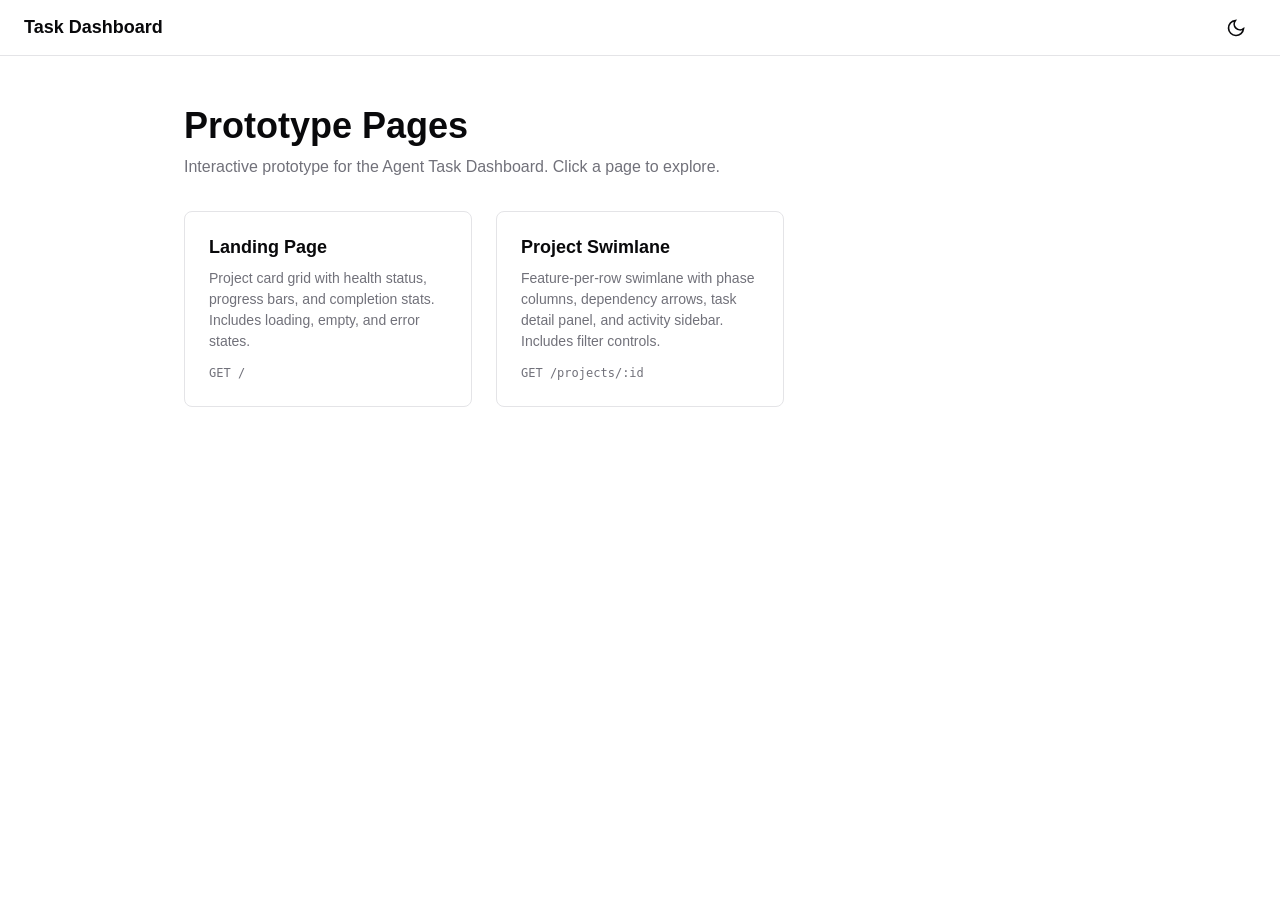
<file: docs/features/agent-task-dashboard/ui/prototype/index.html>
<!DOCTYPE html>
<html lang="en">
<head>
  <meta charset="UTF-8">
  <meta name="viewport" content="width=device-width, initial-scale=1.0">
  <title>Agent Task Dashboard — Prototype Index</title>
  <link rel="stylesheet" href="styles.css">
</head>
<body>
  <div class="header">
    <h3>Task Dashboard</h3>
    <button class="btn btn-ghost btn-icon" id="darkModeToggle" aria-label="Toggle dark mode">
      <svg width="20" height="20" viewBox="0 0 24 24" fill="none" stroke="currentColor" stroke-width="2"><path d="M21 12.79A9 9 0 1 1 11.21 3 7 7 0 0 0 21 12.79z"/></svg>
    </button>
  </div>

  <div class="prototype-index">
    <h1>Prototype Pages</h1>
    <p>Interactive prototype for the Agent Task Dashboard. Click a page to explore.</p>

    <div class="page-grid">
      <a href="landing.html" class="page-card">
        <h3>Landing Page</h3>
        <p>Project card grid with health status, progress bars, and completion stats. Includes loading, empty, and error states.</p>
        <div class="route">GET /</div>
      </a>

      <a href="swimlane.html" class="page-card">
        <h3>Project Swimlane</h3>
        <p>Feature-per-row swimlane with phase columns, dependency arrows, task detail panel, and activity sidebar. Includes filter controls.</p>
        <div class="route">GET /projects/:id</div>
      </a>
    </div>
  </div>

  <script src="app.js"></script>
</body>
</html>
</file>
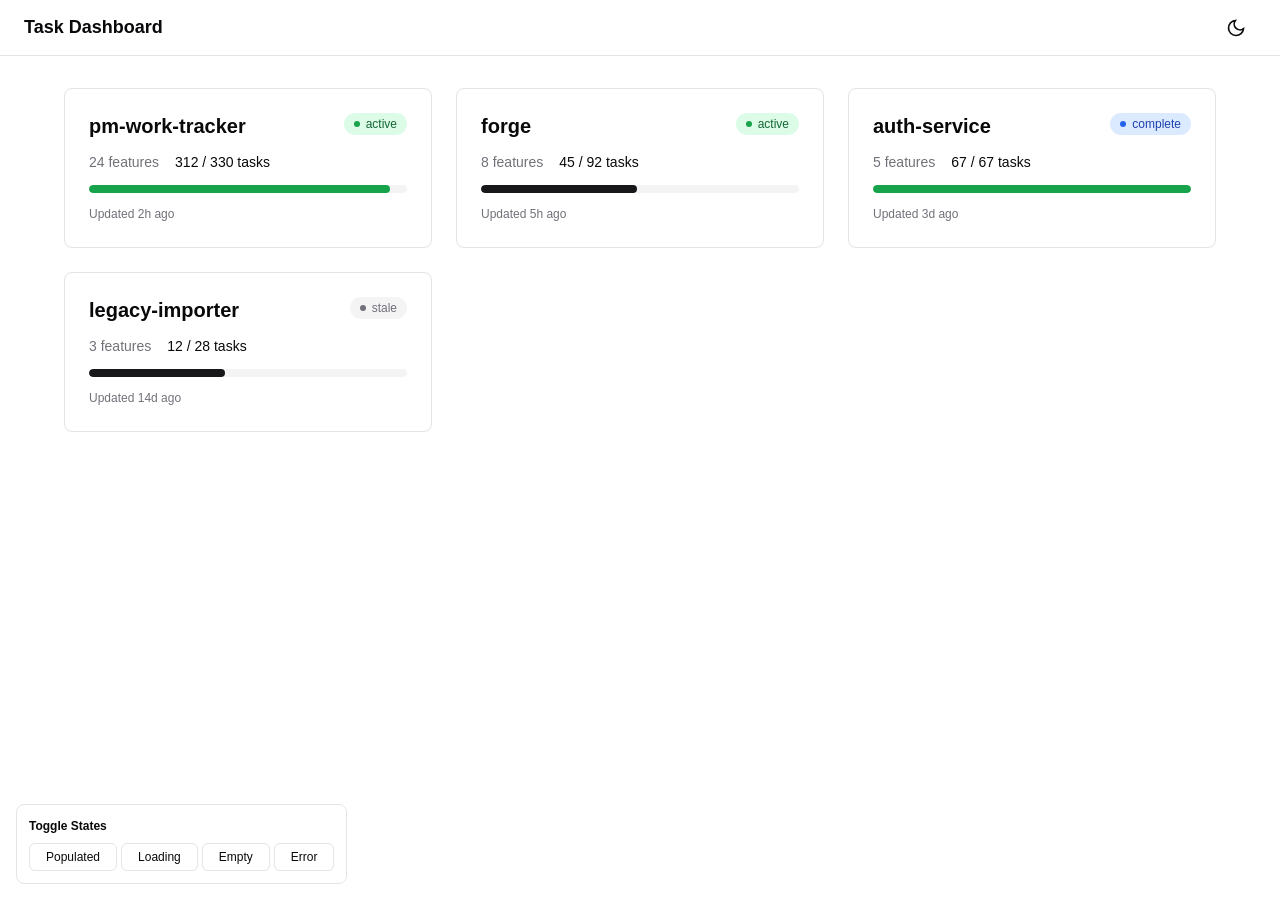
<file: docs/features/agent-task-dashboard/ui/prototype/landing.html>
<!DOCTYPE html>
<html lang="en">
<head>
  <meta charset="UTF-8">
  <meta name="viewport" content="width=device-width, initial-scale=1.0">
  <title>Landing — Agent Task Dashboard</title>
  <link rel="stylesheet" href="styles.css">
</head>
<body>
  <div class="header">
    <h3>Task Dashboard</h3>
    <button class="btn btn-ghost btn-icon" id="darkModeToggle" aria-label="Toggle dark mode">
      <svg width="20" height="20" viewBox="0 0 24 24" fill="none" stroke="currentColor" stroke-width="2"><path d="M21 12.79A9 9 0 1 1 11.21 3 7 7 0 0 0 21 12.79z"/></svg>
    </button>
  </div>

  <main style="padding: 32px 24px; max-width: 1200px; margin: 0 auto;">

    <!-- Loading state (hidden by default, shown via JS toggle) -->
    <div id="loadingState" style="display:none;">
      <div class="project-grid">
        <div class="skeleton" style="height:192px;"></div>
        <div class="skeleton" style="height:192px;"></div>
        <div class="skeleton" style="height:192px;"></div>
        <div class="skeleton" style="height:192px;"></div>
        <div class="skeleton" style="height:192px;"></div>
        <div class="skeleton" style="height:192px;"></div>
      </div>
    </div>

    <!-- Error state (warning banner example) -->
    <div id="errorBanner" style="display:none;">
      <div class="warning-banner">
        <svg width="20" height="20" viewBox="0 0 24 24" fill="none" stroke="var(--destructive)" stroke-width="2"><path d="M10.29 3.86L1.82 18a2 2 0 0 0 1.71 3h16.94a2 2 0 0 0 1.71-3L13.71 3.86a2 2 0 0 0-3.42 0z"/><line x1="12" y1="9" x2="12" y2="13"/><line x1="12" y1="17" x2="12.01" y2="17"/></svg>
        <span class="text-sm">Path not found: <strong>missing-project</strong></span>
        <span class="text-sm font-mono text-muted" style="cursor:pointer;" title="Click to copy" onclick="navigator.clipboard?.writeText('/invalid/path')">/invalid/path/to/project</span>
      </div>
    </div>

    <!-- Empty state (hidden by default) -->
    <div id="emptyState" style="display:none;">
      <div class="empty-state">
        <svg width="48" height="48" viewBox="0 0 24 24" fill="none" stroke="currentColor" stroke-width="1.5"><path d="M22 19a2 2 0 0 1-2 2H4a2 2 0 0 1-2-2V5a2 2 0 0 1 2-2h5l2 3h9a2 2 0 0 1 2 2z"/></svg>
        <h4>No projects configured</h4>
        <p>Add projects to ~/.task-dashboard.yaml</p>
      </div>
    </div>

    <!-- Populated state -->
    <div id="populatedState">
      <div class="project-grid">

        <!-- Card 1: Active, high completion -->
        <a href="swimlane.html" class="card card-clickable" style="text-decoration:none;">
          <div class="project-card-top">
            <h4 class="font-semibold">pm-work-tracker</h4>
            <span class="badge badge-green"><span class="status-dot status-dot-completed" style="width:6px;height:6px;"></span> active</span>
          </div>
          <div class="project-card-stats">
            <span><span class="label">24 features</span></span>
            <span>312 / 330 tasks</span>
          </div>
          <div class="progress-track">
            <div class="progress-fill progress-fill-high" style="width: 94.5%;"></div>
          </div>
          <div class="project-card-updated">Updated 2h ago</div>
        </a>

        <!-- Card 2: Active, low completion -->
        <a href="swimlane.html" class="card card-clickable" style="text-decoration:none;">
          <div class="project-card-top">
            <h4 class="font-semibold">forge</h4>
            <span class="badge badge-green"><span class="status-dot status-dot-completed" style="width:6px;height:6px;"></span> active</span>
          </div>
          <div class="project-card-stats">
            <span><span class="label">8 features</span></span>
            <span>45 / 92 tasks</span>
          </div>
          <div class="progress-track">
            <div class="progress-fill" style="width: 48.9%;"></div>
          </div>
          <div class="project-card-updated">Updated 5h ago</div>
        </a>

        <!-- Card 3: All complete -->
        <a href="swimlane.html" class="card card-clickable" style="text-decoration:none;">
          <div class="project-card-top">
            <h4 class="font-semibold">auth-service</h4>
            <span class="badge badge-blue"><span class="status-dot" style="width:6px;height:6px;background:#2563eb;"></span> complete</span>
          </div>
          <div class="project-card-stats">
            <span><span class="label">5 features</span></span>
            <span>67 / 67 tasks</span>
          </div>
          <div class="progress-track">
            <div class="progress-fill progress-fill-high" style="width: 100%;"></div>
          </div>
          <div class="project-card-updated">Updated 3d ago</div>
        </a>

        <!-- Card 4: Stale -->
        <a href="swimlane.html" class="card card-clickable" style="text-decoration:none;">
          <div class="project-card-top">
            <h4 class="font-semibold">legacy-importer</h4>
            <span class="badge badge-grey"><span class="status-dot status-dot-pending" style="width:6px;height:6px;"></span> stale</span>
          </div>
          <div class="project-card-stats">
            <span><span class="label">3 features</span></span>
            <span>12 / 28 tasks</span>
          </div>
          <div class="progress-track">
            <div class="progress-fill" style="width: 42.9%;"></div>
          </div>
          <div class="project-card-updated">Updated 14d ago</div>
        </a>

      </div>
    </div>

  </main>

  <!-- State toggle for demo -->
  <div style="position:fixed;bottom:16px;left:16px;background:var(--card);border:1px solid var(--border);border-radius:8px;padding:12px;z-index:50;font-size:0.75rem;">
    <div style="font-weight:600;margin-bottom:8px;">Toggle States</div>
    <div style="display:flex;gap:4px;flex-wrap:wrap;">
      <button class="btn btn-outline" style="height:28px;font-size:0.75rem;" onclick="showState('populated')">Populated</button>
      <button class="btn btn-outline" style="height:28px;font-size:0.75rem;" onclick="showState('loading')">Loading</button>
      <button class="btn btn-outline" style="height:28px;font-size:0.75rem;" onclick="showState('empty')">Empty</button>
      <button class="btn btn-outline" style="height:28px;font-size:0.75rem;" onclick="showState('error')">Error</button>
    </div>
  </div>

  <script src="app.js"></script>
  <script>
    function showState(state) {
      document.getElementById('loadingState').style.display = state === 'loading' ? 'block' : 'none';
      document.getElementById('emptyState').style.display = state === 'empty' ? 'block' : 'none';
      document.getElementById('errorBanner').style.display = state === 'error' ? 'block' : 'none';
      document.getElementById('populatedState').style.display = state === 'populated' ? 'block' : 'none';
      // Error shows both banner and populated cards
      if (state === 'error') {
        document.getElementById('populatedState').style.display = 'block';
      }
    }
  </script>
</body>
</html>
</file>
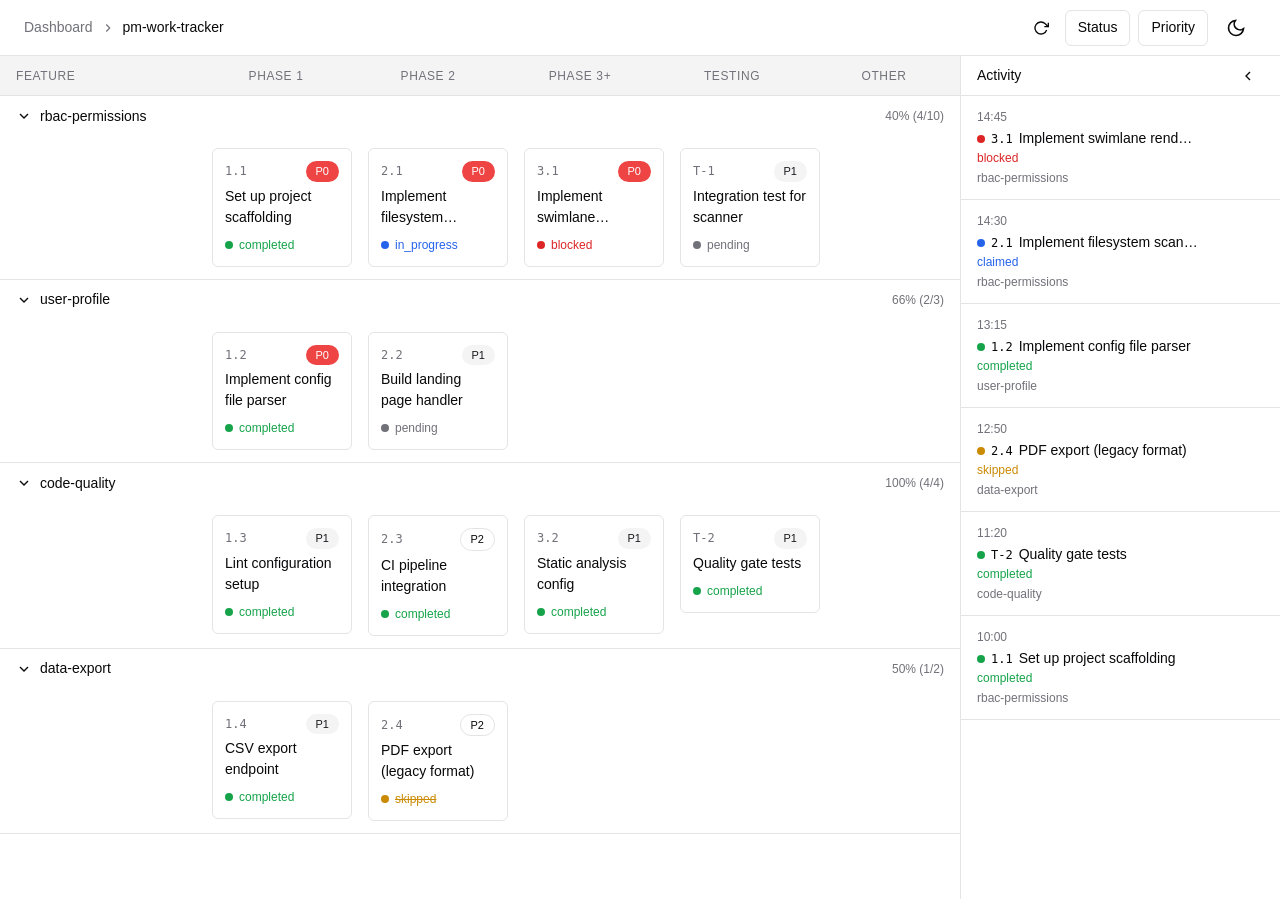
<file: docs/features/agent-task-dashboard/ui/prototype/swimlane.html>
<!DOCTYPE html>
<html lang="en">
<head>
  <meta charset="UTF-8">
  <meta name="viewport" content="width=device-width, initial-scale=1.0">
  <title>pm-work-tracker — Agent Task Dashboard</title>
  <link rel="stylesheet" href="styles.css">
</head>
<body>
  <!-- Header -->
  <div class="header">
    <div class="breadcrumb">
      <a href="landing.html">Dashboard</a>
      <svg width="14" height="14" viewBox="0 0 24 24" fill="none" stroke="currentColor" stroke-width="2"><polyline points="9 18 15 12 9 6"/></svg>
      <span>pm-work-tracker</span>
    </div>
    <div class="flex items-center gap-2">
      <button class="btn btn-ghost btn-icon-sm" aria-label="Refresh data">
        <svg width="16" height="16" viewBox="0 0 24 24" fill="none" stroke="currentColor" stroke-width="2"><polyline points="23 4 23 10 17 10"/><path d="M20.49 15a9 9 0 1 1-2.12-9.36L23 10"/></svg>
      </button>
      <div class="filter-bar">
        <!-- Status filter -->
        <div class="filter-dropdown">
          <button class="filter-btn">Status <span class="filter-count" style="display:none;">0</span></button>
          <div class="filter-popup">
            <label class="filter-option"><input type="checkbox" name="statusFilter" value="pending"> Pending</label>
            <label class="filter-option"><input type="checkbox" name="statusFilter" value="in_progress"> In Progress</label>
            <label class="filter-option"><input type="checkbox" name="statusFilter" value="completed"> Completed</label>
            <label class="filter-option"><input type="checkbox" name="statusFilter" value="blocked"> Blocked</label>
            <label class="filter-option"><input type="checkbox" name="statusFilter" value="skipped"> Skipped</label>
          </div>
        </div>
        <!-- Priority filter -->
        <div class="filter-dropdown">
          <button class="filter-btn">Priority <span class="filter-count" style="display:none;">0</span></button>
          <div class="filter-popup">
            <label class="filter-option"><input type="checkbox" name="priorityFilter" value="P0"> P0</label>
            <label class="filter-option"><input type="checkbox" name="priorityFilter" value="P1"> P1</label>
            <label class="filter-option"><input type="checkbox" name="priorityFilter" value="P2"> P2</label>
          </div>
        </div>
      </div>
      <button class="btn btn-ghost btn-icon" id="darkModeToggle" aria-label="Toggle dark mode">
        <svg width="20" height="20" viewBox="0 0 24 24" fill="none" stroke="currentColor" stroke-width="2"><path d="M21 12.79A9 9 0 1 1 11.21 3 7 7 0 0 0 21 12.79z"/></svg>
      </button>
    </div>
  </div>

  <!-- Narrow viewport warning -->
  <div class="viewport-warning">
    <p>This dashboard requires a wider screen (minimum 768px).</p>
  </div>

  <!-- Main layout -->
  <div class="swimlane-page">

    <!-- Swimlane area (UF-2) -->
    <div class="swimlane-area" id="swimlaneArea">
      <!-- Phase header row -->
      <div class="phase-header">
        <div class="phase-header-label">Feature</div>
        <div class="phase-header-cell">Phase 1</div>
        <div class="phase-header-cell">Phase 2</div>
        <div class="phase-header-cell">Phase 3+</div>
        <div class="phase-header-cell">Testing</div>
        <div class="phase-header-cell">Other</div>
      </div>

      <!-- Feature row 1: rbac-permissions (blocked task visible) -->
      <div class="feature-row" data-feature="rbac-permissions">
        <div class="feature-row-header" aria-label="Expand feature rbac-permissions">
          <svg class="chevron" width="16" height="16" viewBox="0 0 24 24" fill="none" stroke="currentColor" stroke-width="2" style="transition:transform 200ms;"><polyline points="6 9 12 15 18 9"/></svg>
          <span class="feature-slug">rbac-permissions</span>
          <span class="feature-completion">40% (4/10)</span>
        </div>
        <div class="feature-task-area">
          <div class="spacer"></div>
          <div class="feature-task-cell">
            <div class="task-card" data-task-id="1.1" data-status="completed" data-priority="P0" tabindex="0">
              <div class="task-card-top">
                <span class="task-card-id">1.1</span>
                <span class="badge badge-destructive" style="font-size:0.6875rem;">P0</span>
              </div>
              <div class="task-card-title">Set up project scaffolding</div>
              <div class="task-card-status">
                <span class="status-dot status-dot-completed"></span>
                <span class="status-text-completed">completed</span>
              </div>
            </div>
          </div>
          <div class="feature-task-cell">
            <div class="task-card" data-task-id="2.1" data-status="in_progress" data-priority="P0" tabindex="0">
              <div class="task-card-top">
                <span class="task-card-id">2.1</span>
                <span class="badge badge-destructive" style="font-size:0.6875rem;">P0</span>
              </div>
              <div class="task-card-title">Implement filesystem scanner</div>
              <div class="task-card-status">
                <span class="status-dot status-dot-in-progress"></span>
                <span class="status-text-in-progress">in_progress</span>
              </div>
            </div>
          </div>
          <div class="feature-task-cell">
            <div class="task-card" data-task-id="3.1" data-status="blocked" data-priority="P0" tabindex="0">
              <div class="task-card-top">
                <span class="task-card-id">3.1</span>
                <span class="badge badge-destructive" style="font-size:0.6875rem;">P0</span>
              </div>
              <div class="task-card-title">Implement swimlane renderer</div>
              <div class="task-card-status">
                <span class="status-dot status-dot-blocked"></span>
                <span class="status-text-blocked">blocked</span>
              </div>
            </div>
          </div>
          <div class="feature-task-cell">
            <div class="task-card" data-task-id="T-1" data-status="pending" data-priority="P1" tabindex="0">
              <div class="task-card-top">
                <span class="task-card-id">T-1</span>
                <span class="badge badge-secondary" style="font-size:0.6875rem;">P1</span>
              </div>
              <div class="task-card-title">Integration test for scanner</div>
              <div class="task-card-status">
                <span class="status-dot status-dot-pending"></span>
                <span class="status-text-pending">pending</span>
              </div>
            </div>
          </div>
          <div class="feature-task-cell"><!-- Other: empty --></div>
        </div>
      </div>

      <!-- Feature row 2: user-profile -->
      <div class="feature-row" data-feature="user-profile">
        <div class="feature-row-header" aria-label="Expand feature user-profile">
          <svg class="chevron" width="16" height="16" viewBox="0 0 24 24" fill="none" stroke="currentColor" stroke-width="2" style="transition:transform 200ms;"><polyline points="6 9 12 15 18 9"/></svg>
          <span class="feature-slug">user-profile</span>
          <span class="feature-completion">66% (2/3)</span>
        </div>
        <div class="feature-task-area">
          <div class="spacer"></div>
          <div class="feature-task-cell">
            <div class="task-card" data-task-id="1.2" data-status="completed" data-priority="P0" tabindex="0">
              <div class="task-card-top">
                <span class="task-card-id">1.2</span>
                <span class="badge badge-destructive" style="font-size:0.6875rem;">P0</span>
              </div>
              <div class="task-card-title">Implement config file parser</div>
              <div class="task-card-status">
                <span class="status-dot status-dot-completed"></span>
                <span class="status-text-completed">completed</span>
              </div>
            </div>
          </div>
          <div class="feature-task-cell">
            <div class="task-card" data-task-id="2.2" data-status="pending" data-priority="P1" tabindex="0">
              <div class="task-card-top">
                <span class="task-card-id">2.2</span>
                <span class="badge badge-secondary" style="font-size:0.6875rem;">P1</span>
              </div>
              <div class="task-card-title">Build landing page handler</div>
              <div class="task-card-status">
                <span class="status-dot status-dot-pending"></span>
                <span class="status-text-pending">pending</span>
              </div>
            </div>
          </div>
          <div class="feature-task-cell"><!-- Phase 3+: empty --></div>
          <div class="feature-task-cell"><!-- Testing: empty --></div>
          <div class="feature-task-cell"><!-- Other: empty --></div>
        </div>
      </div>

      <!-- Feature row 3: code-quality -->
      <div class="feature-row" data-feature="code-quality">
        <div class="feature-row-header" aria-label="Expand feature code-quality">
          <svg class="chevron" width="16" height="16" viewBox="0 0 24 24" fill="none" stroke="currentColor" stroke-width="2" style="transition:transform 200ms;"><polyline points="6 9 12 15 18 9"/></svg>
          <span class="feature-slug">code-quality</span>
          <span class="feature-completion">100% (4/4)</span>
        </div>
        <div class="feature-task-area">
          <div class="spacer"></div>
          <div class="feature-task-cell">
            <div class="task-card" data-task-id="1.3" data-status="completed" data-priority="P1" tabindex="0">
              <div class="task-card-top">
                <span class="task-card-id">1.3</span>
                <span class="badge badge-secondary" style="font-size:0.6875rem;">P1</span>
              </div>
              <div class="task-card-title">Lint configuration setup</div>
              <div class="task-card-status">
                <span class="status-dot status-dot-completed"></span>
                <span class="status-text-completed">completed</span>
              </div>
            </div>
          </div>
          <div class="feature-task-cell">
            <div class="task-card" data-task-id="2.3" data-status="completed" data-priority="P2" tabindex="0">
              <div class="task-card-top">
                <span class="task-card-id">2.3</span>
                <span class="badge badge-outline" style="font-size:0.6875rem;">P2</span>
              </div>
              <div class="task-card-title">CI pipeline integration</div>
              <div class="task-card-status">
                <span class="status-dot status-dot-completed"></span>
                <span class="status-text-completed">completed</span>
              </div>
            </div>
          </div>
          <div class="feature-task-cell">
            <div class="task-card" data-task-id="3.2" data-status="completed" data-priority="P1" tabindex="0">
              <div class="task-card-top">
                <span class="task-card-id">3.2</span>
                <span class="badge badge-secondary" style="font-size:0.6875rem;">P1</span>
              </div>
              <div class="task-card-title">Static analysis config</div>
              <div class="task-card-status">
                <span class="status-dot status-dot-completed"></span>
                <span class="status-text-completed">completed</span>
              </div>
            </div>
          </div>
          <div class="feature-task-cell">
            <div class="task-card" data-task-id="T-2" data-status="completed" data-priority="P1" tabindex="0">
              <div class="task-card-top">
                <span class="task-card-id">T-2</span>
                <span class="badge badge-secondary" style="font-size:0.6875rem;">P1</span>
              </div>
              <div class="task-card-title">Quality gate tests</div>
              <div class="task-card-status">
                <span class="status-dot status-dot-completed"></span>
                <span class="status-text-completed">completed</span>
              </div>
            </div>
          </div>
          <div class="feature-task-cell"><!-- Other: empty --></div>
        </div>
      </div>

      <!-- Feature row 4: data-export (skipped task) -->
      <div class="feature-row" data-feature="data-export">
        <div class="feature-row-header" aria-label="Expand feature data-export">
          <svg class="chevron" width="16" height="16" viewBox="0 0 24 24" fill="none" stroke="currentColor" stroke-width="2" style="transition:transform 200ms;"><polyline points="6 9 12 15 18 9"/></svg>
          <span class="feature-slug">data-export</span>
          <span class="feature-completion">50% (1/2)</span>
        </div>
        <div class="feature-task-area">
          <div class="spacer"></div>
          <div class="feature-task-cell">
            <div class="task-card" data-task-id="1.4" data-status="completed" data-priority="P1" tabindex="0">
              <div class="task-card-top">
                <span class="task-card-id">1.4</span>
                <span class="badge badge-secondary" style="font-size:0.6875rem;">P1</span>
              </div>
              <div class="task-card-title">CSV export endpoint</div>
              <div class="task-card-status">
                <span class="status-dot status-dot-completed"></span>
                <span class="status-text-completed">completed</span>
              </div>
            </div>
          </div>
          <div class="feature-task-cell">
            <div class="task-card" data-task-id="2.4" data-status="skipped" data-priority="P2" tabindex="0">
              <div class="task-card-top">
                <span class="task-card-id">2.4</span>
                <span class="badge badge-outline" style="font-size:0.6875rem;">P2</span>
              </div>
              <div class="task-card-title">PDF export (legacy format)</div>
              <div class="task-card-status">
                <span class="status-dot status-dot-skipped"></span>
                <span class="status-text-skipped">skipped</span>
              </div>
            </div>
          </div>
          <div class="feature-task-cell"><!-- empty --></div>
          <div class="feature-task-cell"><!-- empty --></div>
          <div class="feature-task-cell"><!-- empty --></div>
        </div>
      </div>

    </div><!-- /swimlane-area -->

    <!-- Activity sidebar (UF-4) -->
    <div class="activity-sidebar" id="activitySidebar">
      <!-- Expanded view -->
      <div class="sidebar-expanded">
        <div class="sidebar-header">
          <span class="sidebar-title">Activity</span>
          <button class="btn btn-ghost btn-icon-sm sidebar-collapse-btn" aria-label="Collapse activity sidebar">
            <svg width="16" height="16" viewBox="0 0 24 24" fill="none" stroke="currentColor" stroke-width="2"><polyline points="15 18 9 12 15 6"/></svg>
          </button>
        </div>
        <div class="event-list">
          <div class="event-item" data-task-id="3.1">
            <div class="event-time">14:45</div>
            <div class="event-task">
              <span class="status-dot status-dot-blocked"></span>
              <span class="event-task-id">3.1</span>
              <span class="event-task-title">Implement swimlane renderer</span>
            </div>
            <div class="event-type event-type-blocked">blocked</div>
            <div class="event-feature">rbac-permissions</div>
          </div>
          <div class="event-item" data-task-id="2.1">
            <div class="event-time">14:30</div>
            <div class="event-task">
              <span class="status-dot status-dot-in-progress"></span>
              <span class="event-task-id">2.1</span>
              <span class="event-task-title">Implement filesystem scanner</span>
            </div>
            <div class="event-type event-type-claimed">claimed</div>
            <div class="event-feature">rbac-permissions</div>
          </div>
          <div class="event-item" data-task-id="1.2">
            <div class="event-time">13:15</div>
            <div class="event-task">
              <span class="status-dot status-dot-completed"></span>
              <span class="event-task-id">1.2</span>
              <span class="event-task-title">Implement config file parser</span>
            </div>
            <div class="event-type event-type-completed">completed</div>
            <div class="event-feature">user-profile</div>
          </div>
          <div class="event-item" data-task-id="2.4">
            <div class="event-time">12:50</div>
            <div class="event-task">
              <span class="status-dot status-dot-skipped"></span>
              <span class="event-task-id">2.4</span>
              <span class="event-task-title">PDF export (legacy format)</span>
            </div>
            <div class="event-type event-type-skipped">skipped</div>
            <div class="event-feature">data-export</div>
          </div>
          <div class="event-item" data-task-id="T-2">
            <div class="event-time">11:20</div>
            <div class="event-task">
              <span class="status-dot status-dot-completed"></span>
              <span class="event-task-id">T-2</span>
              <span class="event-task-title">Quality gate tests</span>
            </div>
            <div class="event-type event-type-completed">completed</div>
            <div class="event-feature">code-quality</div>
          </div>
          <div class="event-item" data-task-id="1.1">
            <div class="event-time">10:00</div>
            <div class="event-task">
              <span class="status-dot status-dot-completed"></span>
              <span class="event-task-id">1.1</span>
              <span class="event-task-title">Set up project scaffolding</span>
            </div>
            <div class="event-type event-type-completed">completed</div>
            <div class="event-feature">rbac-permissions</div>
          </div>
        </div>
      </div>

      <!-- Collapsed view -->
      <div class="sidebar-collapsed-view" style="display:none;">
        <div class="sidebar-collapsed-content">
          <button class="btn btn-ghost btn-icon-sm sidebar-expand-btn" aria-label="Expand activity sidebar">
            <svg width="16" height="16" viewBox="0 0 24 24" fill="none" stroke="currentColor" stroke-width="2"><polyline points="9 18 15 12 9 6"/></svg>
          </button>
          <div class="blocked-badge">1</div>
        </div>
      </div>
    </div><!-- /activity-sidebar -->

  </div><!-- /swimlane-page -->

  <!-- Detail panel overlay (UF-3) -->
  <div class="detail-overlay" id="detailOverlay"></div>

  <!-- Detail panel (UF-3) -->
  <div class="detail-panel" id="detailPanel" tabindex="-1" role="dialog" aria-modal="true">
    <div class="detail-header">
      <button class="btn btn-ghost btn-icon" id="closeDetail" aria-label="Close task details">
        <svg width="20" height="20" viewBox="0 0 24 24" fill="none" stroke="currentColor" stroke-width="2"><line x1="18" y1="6" x2="6" y2="18"/><line x1="6" y1="6" x2="18" y2="18"/></svg>
      </button>
      <span class="font-mono text-sm text-muted" id="detailTaskId">2.1</span>
    </div>
    <div class="detail-content">
      <div style="margin-bottom:16px;">
        <h3 id="detailTitle" style="margin-bottom:8px;">Implement filesystem scanner</h3>
        <div class="flex gap-2" style="flex-wrap:wrap;">
          <span class="badge badge-blue"><span class="status-dot status-dot-in-progress" id="detailStatusDot" style="width:6px;height:6px;"></span> <span id="detailStatusText">in progress</span></span>
          <span class="badge badge-destructive" id="detailPriority">P0</span>
          <span class="badge badge-outline" id="detailScope">backend</span>
        </div>
      </div>

      <div class="detail-section">
        <h4>Details</h4>
        <div class="meta-table">
          <div class="meta-row"><span class="meta-label">Est. Time</span><span class="meta-value" id="detailEstTime">3h</span></div>
          <div class="meta-row"><span class="meta-label">Breaking</span><span class="meta-value" id="detailBreaking">No</span></div>
          <div class="meta-row"><span class="meta-label">Dependencies</span><span class="meta-value" id="detailDeps"><span class="chip" onclick="navigateToTask('1.2')">1.2</span></span></div>
          <div class="meta-row"><span class="meta-label">File Path</span><span class="meta-value font-mono text-sm" id="detailFilePath">tasks/2.1-scanner.md</span></div>
          <div class="meta-row"><span class="meta-label">Record</span><span class="meta-value font-mono text-sm" id="detailRecordPath">records/2.1-scanner.md</span></div>
        </div>
      </div>

      <div class="detail-section">
        <h4>Acceptance Criteria</h4>
        <ul class="criteria-list" id="detailCriteria">
          <li class="criteria-item"><span class="criteria-icon">&#9675;</span><span>Scans all feature directories</span></li>
          <li class="criteria-item"><span class="criteria-icon">&#9675;</span><span>Parses index.json files</span></li>
          <li class="criteria-item"><span class="criteria-icon">&#9675;</span><span>Returns structured data</span></li>
        </ul>
      </div>

      <div class="detail-section">
        <h4>Execution Record</h4>
        <div id="detailRecord">
          <div class="record-empty">
            <svg width="16" height="16" viewBox="0 0 24 24" fill="none" stroke="currentColor" stroke-width="2"><path d="M14 2H6a2 2 0 0 0-2 2v16a2 2 0 0 0 2 2h12a2 2 0 0 0 2-2V8z"/><polyline points="14 2 14 8 20 8"/></svg>
            No execution record
          </div>
        </div>
      </div>
    </div>
  </div>

  <script src="app.js"></script>
</body>
</html>
</file>
<file: docs/features/agent-task-dashboard/ui/prototype/styles.css>
/* 1. Reset */
*, *::before, *::after { box-sizing: border-box; margin: 0; padding: 0; }
html { font-size: 16px; -webkit-font-smoothing: antialiased; }
body { font-family: -apple-system, BlinkMacSystemFont, 'Segoe UI', Roboto, 'Helvetica Neue', Arial, sans-serif; line-height: 1.5; color: var(--foreground); background: var(--background); }
a { color: inherit; text-decoration: none; }
button { font: inherit; cursor: pointer; border: none; background: none; color: inherit; }
ul, ol { list-style: none; }
img { max-width: 100%; display: block; }

/* 2. CSS Variables — Shadcn Light Mode */
:root {
  --background: #ffffff;
  --foreground: #09090b;
  --card: #ffffff;
  --card-foreground: #09090b;
  --primary: #18181b;
  --primary-foreground: #fafafa;
  --secondary: #f4f4f5;
  --secondary-foreground: #18181b;
  --muted: #f4f4f5;
  --muted-foreground: #71717a;
  --accent: #f4f4f5;
  --accent-foreground: #18181b;
  --destructive: #ef4444;
  --border: #e4e4e7;
  --input: #e4e4e7;
  --ring: #18181b;
  --radius: 0.5rem;

  --status-pending: #71717a;
  --status-in-progress: #2563eb;
  --status-completed: #16a34a;
  --status-blocked: #dc2626;
  --status-skipped: #ca8a04;

  --font-mono: 'JetBrains Mono', ui-monospace, SFMono-Regular, 'SF Mono', Menlo, Consolas, monospace;
}

/* Dark Mode */
.dark {
  --background: #09090b;
  --foreground: #fafafa;
  --card: #09090b;
  --card-foreground: #fafafa;
  --primary: #fafafa;
  --primary-foreground: #18181b;
  --secondary: #27272a;
  --secondary-foreground: #fafafa;
  --muted: #27272a;
  --muted-foreground: #a1a1aa;
  --accent: #27272a;
  --accent-foreground: #fafafa;
  --destructive: #ef4444;
  --border: #27272a;
  --input: #27272a;
  --ring: #d4d4d8;

  --status-pending: #a1a1aa;
  --status-in-progress: #3b82f6;
  --status-completed: #22c55e;
  --status-blocked: #ef4444;
  --status-skipped: #eab308;
}

/* 3. Typography */
h1 { font-size: 2.25rem; font-weight: 700; line-height: 1.2; }
h2 { font-size: 1.875rem; font-weight: 600; line-height: 1.25; }
h3 { font-size: 1.5rem; font-weight: 600; line-height: 1.3; }
h4 { font-size: 1.25rem; font-weight: 600; line-height: 1.35; }
.text-xs { font-size: 0.75rem; line-height: 1rem; }
.text-sm { font-size: 0.875rem; line-height: 1.25rem; }
.text-base { font-size: 1rem; line-height: 1.5; }
.font-medium { font-weight: 500; }
.font-semibold { font-weight: 600; }
.font-mono { font-family: var(--font-mono); }
.text-muted { color: var(--muted-foreground); }

/* 4. Layout */
.container { width: 100%; }
.flex { display: flex; }
.flex-col { flex-direction: column; }
.flex-1 { flex: 1; }
.items-center { align-items: center; }
.justify-between { justify-content: space-between; }
.justify-center { justify-content: center; }
.gap-1 { gap: 4px; }
.gap-2 { gap: 8px; }
.gap-3 { gap: 12px; }
.gap-4 { gap: 16px; }
.gap-6 { gap: 24px; }
.grid { display: grid; }
.w-full { width: 100%; }
.h-full { height: 100%; }
.min-h-screen { min-height: 100vh; }
.overflow-hidden { overflow: hidden; }
.overflow-x-auto { overflow-x: auto; }
.overflow-y-auto { overflow-y: auto; }
.relative { position: relative; }
.absolute { position: absolute; }
.fixed { position: fixed; }
.inset-0 { top: 0; right: 0; bottom: 0; left: 0; }
.p-3 { padding: 12px; }
.p-4 { padding: 16px; }
.p-6 { padding: 24px; }
.px-2 { padding-left: 8px; padding-right: 8px; }
.px-3 { padding-left: 12px; padding-right: 12px; }
.px-4 { padding-left: 16px; padding-right: 16px; }
.px-6 { padding-left: 24px; padding-right: 24px; }
.py-2 { padding-top: 8px; padding-bottom: 8px; }
.py-3 { padding-top: 12px; padding-bottom: 12px; }
.py-8 { padding-top: 32px; padding-bottom: 32px; }
.ml-auto { margin-left: auto; }
.mb-1 { margin-bottom: 4px; }
.mb-2 { margin-bottom: 8px; }
.mb-4 { margin-bottom: 16px; }
.space-y-6 > * + * { margin-top: 24px; }

/* 5. Navigation / Header */
.header {
  height: 56px;
  display: flex;
  align-items: center;
  justify-content: space-between;
  padding: 0 24px;
  border-bottom: 1px solid var(--border);
  background: var(--background);
  position: sticky;
  top: 0;
  z-index: 30;
}
.header h3 { font-size: 1.125rem; }

/* Breadcrumb */
.breadcrumb { display: flex; align-items: center; gap: 8px; font-size: 0.875rem; color: var(--muted-foreground); }
.breadcrumb a:hover { color: var(--foreground); }
.breadcrumb span { color: var(--foreground); font-weight: 500; }

/* 6. Components */

/* Cards */
.card {
  background: var(--card);
  color: var(--card-foreground);
  border: 1px solid var(--border);
  border-radius: 8px;
  padding: 24px;
  transition: border-color 150ms;
}
.card:hover { border-color: var(--ring); }
.card-clickable { cursor: pointer; }

/* Badges */
.badge {
  display: inline-flex;
  align-items: center;
  gap: 6px;
  border-radius: 9999px;
  padding: 2px 10px;
  font-size: 0.75rem;
  font-weight: 500;
  line-height: 1.5;
}
.badge-default { background: var(--primary); color: var(--primary-foreground); }
.badge-secondary { background: var(--secondary); color: var(--secondary-foreground); }
.badge-outline { border: 1px solid var(--border); background: transparent; }
.badge-destructive { background: var(--destructive); color: white; }
.badge-green { background: #dcfce7; color: #166534; }
.dark .badge-green { background: #14532d; color: #86efac; }
.badge-blue { background: #dbeafe; color: #1e40af; }
.dark .badge-blue { background: #1e3a5f; color: #93c5fd; }
.badge-grey { background: var(--secondary); color: var(--muted-foreground); }

/* Status dot */
.status-dot {
  display: inline-block;
  width: 8px;
  height: 8px;
  border-radius: 50%;
  flex-shrink: 0;
}
.status-dot-pending { background: var(--status-pending); }
.status-dot-in-progress { background: var(--status-in-progress); }
.status-dot-completed { background: var(--status-completed); }
.status-dot-blocked { background: var(--status-blocked); }
.status-dot-skipped { background: var(--status-skipped); }

/* Pulse animation for blocked */
@keyframes pulse-dot {
  0%, 100% { opacity: 1; }
  50% { opacity: 0.4; }
}
.status-dot-blocked { animation: pulse-dot 2s infinite; }

/* Buttons */
.btn {
  display: inline-flex;
  align-items: center;
  justify-content: center;
  height: 40px;
  padding: 0 16px;
  font-size: 0.875rem;
  font-weight: 500;
  border-radius: 6px;
  transition: all 150ms;
}
.btn-primary { background: var(--primary); color: var(--primary-foreground); }
.btn-primary:hover { opacity: 0.9; }
.btn-secondary { background: var(--secondary); color: var(--secondary-foreground); }
.btn-secondary:hover { background: var(--accent); }
.btn-outline { border: 1px solid var(--input); background: transparent; }
.btn-outline:hover { background: var(--accent); }
.btn-ghost { background: transparent; }
.btn-ghost:hover { background: var(--accent); }
.btn-icon { width: 40px; height: 40px; padding: 0; }
.btn-icon-sm { width: 32px; height: 32px; padding: 0; }
.btn-destructive { background: var(--destructive); color: white; }
.btn-destructive:hover { opacity: 0.9; }

/* Progress bar */
.progress-track {
  width: 100%;
  height: 8px;
  background: var(--secondary);
  border-radius: 9999px;
  overflow: hidden;
}
.progress-fill {
  height: 100%;
  border-radius: 9999px;
  background: var(--primary);
  transition: width 300ms;
}
.progress-fill-high { background: var(--status-completed); }

/* Inline progress (collapsed rows) */
.progress-inline {
  width: 128px;
  height: 6px;
  background: var(--secondary);
  border-radius: 9999px;
  overflow: hidden;
}

/* Skeleton loading */
@keyframes skeleton-pulse {
  0% { opacity: 1; }
  50% { opacity: 0.4; }
  100% { opacity: 1; }
}
.skeleton {
  background: var(--muted);
  border-radius: 8px;
  animation: skeleton-pulse 2s infinite;
}

/* Chip (dependency links) */
.chip {
  display: inline-flex;
  align-items: center;
  background: var(--secondary);
  border-radius: 6px;
  padding: 4px 8px;
  font-size: 0.875rem;
  font-family: var(--font-mono);
  cursor: pointer;
  transition: background 150ms;
}
.chip:hover { background: var(--accent); }

/* Warning banner */
.warning-banner {
  background: var(--secondary);
  border-left: 4px solid var(--destructive);
  border-radius: 6px;
  padding: 12px;
  display: flex;
  align-items: center;
  gap: 12px;
  margin-bottom: 16px;
}

/* 7. States */
.sr-only {
  position: absolute;
  width: 1px;
  height: 1px;
  padding: 0;
  margin: -1px;
  overflow: hidden;
  clip: rect(0, 0, 0, 0);
  border: 0;
}

/* Focus ring */
:focus-visible {
  outline: 2px solid var(--ring);
  outline-offset: 2px;
}

/* 8. Landing page grid */
.project-grid {
  display: grid;
  grid-template-columns: repeat(auto-fill, minmax(320px, 1fr));
  gap: 24px;
}

/* Project card internals */
.project-card-top { display: flex; justify-content: space-between; align-items: flex-start; margin-bottom: 12px; }
.project-card-stats { display: flex; gap: 16px; margin-bottom: 12px; font-size: 0.875rem; }
.project-card-stats .label { color: var(--muted-foreground); }
.project-card-updated { margin-top: 12px; font-size: 0.75rem; color: var(--muted-foreground); }

/* 9. Swimlane */
.swimlane-page { display: flex; height: calc(100vh - 57px); }
.swimlane-area { flex: 1; overflow-y: auto; position: relative; }

.phase-header {
  display: grid;
  grid-template-columns: 200px repeat(5, 1fr);
  position: sticky;
  top: 0;
  background: var(--muted);
  height: 40px;
  align-items: center;
  z-index: 5;
  border-bottom: 1px solid var(--border);
}
.phase-header-cell {
  text-align: center;
  font-size: 0.75rem;
  font-weight: 500;
  color: var(--muted-foreground);
  text-transform: uppercase;
  letter-spacing: 0.05em;
}
.phase-header-label {
  padding-left: 16px;
  font-size: 0.75rem;
  font-weight: 500;
  color: var(--muted-foreground);
  text-transform: uppercase;
  letter-spacing: 0.05em;
}

.feature-row { border-bottom: 1px solid var(--border); }
.feature-row-header {
  display: flex;
  align-items: center;
  height: 40px;
  padding: 0 16px;
  gap: 8px;
  cursor: pointer;
}
.feature-row-header:hover { background: var(--muted); }
.feature-slug { font-weight: 500; font-size: 0.875rem; }
.feature-completion { margin-left: auto; font-size: 0.75rem; color: var(--muted-foreground); }

.feature-task-area {
  display: grid;
  grid-template-columns: 200px repeat(5, 1fr);
  min-height: 80px;
  padding: 12px 0;
  gap: 8px;
}
.feature-task-area .spacer { /* empty first column */ }
.feature-task-cell { padding: 0 4px; }

/* Task card */
.task-card {
  background: var(--card);
  border: 1px solid var(--border);
  border-radius: 6px;
  padding: 12px;
  cursor: pointer;
  transition: border-color 150ms;
  min-width: 140px;
}
.task-card:hover { border-color: var(--ring); }
.task-card.highlighted {
  box-shadow: 0 0 0 2px var(--ring);
  transition: box-shadow 300ms, opacity 300ms;
}
.task-card-top { display: flex; justify-content: space-between; align-items: center; margin-bottom: 4px; }
.task-card-id { font-family: var(--font-mono); font-size: 0.75rem; color: var(--muted-foreground); }
.task-card-title { font-size: 0.875rem; display: -webkit-box; -webkit-line-clamp: 2; -webkit-box-orient: vertical; overflow: hidden; margin-bottom: 8px; }
.task-card-status { display: flex; align-items: center; gap: 6px; font-size: 0.75rem; }
.task-card-status .status-text-pending { color: var(--status-pending); }
.task-card-status .status-text-in-progress { color: var(--status-in-progress); }
.task-card-status .status-text-completed { color: var(--status-completed); }
.task-card-status .status-text-blocked { color: var(--status-blocked); }
.task-card-status .status-text-skipped { color: var(--status-skipped); text-decoration: line-through; }

/* Collapsed row */
.feature-row-collapsed {
  display: flex;
  align-items: center;
  height: 40px;
  padding: 0 16px;
  gap: 8px;
  cursor: pointer;
  border-bottom: 1px solid var(--border);
}
.feature-row-collapsed:hover { background: var(--muted); }
.feature-row-collapsed .progress-inline { margin-left: 8px; }

/* SVG dependency overlay */
.dep-svg {
  position: absolute;
  top: 0;
  left: 0;
  width: 100%;
  height: 100%;
  pointer-events: none;
  z-index: 10;
}
.dep-line { stroke: var(--muted-foreground); stroke-width: 1.5; fill: none; }
.dep-line-blocked { stroke: var(--destructive); }
.dep-line-cross { stroke: var(--muted-foreground); stroke-dasharray: 6 4; }
.dep-arrowhead { fill: var(--muted-foreground); }

/* 10. Detail panel (UF-3) */
.detail-overlay {
  position: fixed;
  inset: 0;
  background: rgba(0,0,0,0.2);
  backdrop-filter: blur(4px);
  z-index: 35;
  opacity: 0;
  pointer-events: none;
  transition: opacity 200ms;
}
.detail-overlay.active { opacity: 1; pointer-events: auto; }

.detail-panel {
  position: fixed;
  top: 0;
  right: 0;
  height: 100vh;
  width: 40vw;
  min-width: 480px;
  background: var(--background);
  border-left: 1px solid var(--border);
  z-index: 40;
  transform: translateX(100%);
  transition: transform 200ms ease-out;
  display: flex;
  flex-direction: column;
}
.detail-panel.active { transform: translateX(0); }

.detail-header {
  height: 56px;
  display: flex;
  align-items: center;
  justify-content: space-between;
  padding: 0 24px;
  border-bottom: 1px solid var(--border);
  flex-shrink: 0;
}
.detail-content { flex: 1; overflow-y: auto; padding: 24px; }

.detail-section { margin-bottom: 24px; }
.detail-section h4 { margin-bottom: 12px; }

.meta-table { width: 100%; }
.meta-row { display: flex; padding: 8px 0; border-bottom: 1px solid var(--border); font-size: 0.875rem; }
.meta-row:last-child { border-bottom: none; }
.meta-label { width: 128px; color: var(--muted-foreground); flex-shrink: 0; }
.meta-value { flex: 1; }

.criteria-list { list-style: none; }
.criteria-item { display: flex; align-items: flex-start; gap: 8px; padding: 4px 0; font-size: 0.875rem; }
.criteria-icon { color: var(--muted-foreground); flex-shrink: 0; margin-top: 2px; }

.record-content { font-size: 0.875rem; line-height: 1.6; }
.record-content pre {
  background: var(--muted);
  border-radius: 6px;
  padding: 12px;
  font-family: var(--font-mono);
  overflow-x: auto;
  margin: 8px 0;
}
.record-empty { color: var(--muted-foreground); display: flex; align-items: center; gap: 8px; }

/* Spinner */
@keyframes spin { to { transform: rotate(360deg); } }
.spinner {
  width: 24px;
  height: 24px;
  border: 2px solid var(--border);
  border-top-color: var(--primary);
  border-radius: 50%;
  animation: spin 0.6s linear infinite;
  margin: 48px auto;
}

/* 11. Activity sidebar (UF-4) */
.activity-sidebar {
  width: 320px;
  border-left: 1px solid var(--border);
  background: var(--background);
  display: flex;
  flex-direction: column;
  flex-shrink: 0;
  transition: width 200ms;
}
.activity-sidebar.collapsed { width: 48px; }

.sidebar-header {
  height: 40px;
  display: flex;
  align-items: center;
  padding: 0 16px;
  border-bottom: 1px solid var(--border);
  flex-shrink: 0;
}
.sidebar-header .sidebar-title { font-size: 0.875rem; font-weight: 500; }
.sidebar-header .btn-ghost { margin-left: auto; }

.event-list { flex: 1; overflow-y: auto; }
.event-item {
  padding: 12px 16px;
  border-bottom: 1px solid var(--border);
  cursor: pointer;
  transition: background 150ms;
}
.event-item:hover { background: var(--muted); }
.event-time { font-size: 0.75rem; color: var(--muted-foreground); margin-bottom: 2px; }
.event-task { display: flex; align-items: center; gap: 6px; }
.event-task-id { font-family: var(--font-mono); font-size: 0.75rem; }
.event-task-title { font-size: 0.875rem; overflow: hidden; text-overflow: ellipsis; white-space: nowrap; max-width: 180px; }
.event-type { font-size: 0.75rem; font-weight: 500; }
.event-type-completed { color: var(--status-completed); }
.event-type-blocked { color: var(--status-blocked); }
.event-type-claimed { color: var(--status-in-progress); }
.event-type-skipped { color: var(--status-skipped); }
.event-feature { font-size: 0.75rem; color: var(--muted-foreground); margin-top: 2px; }

/* Collapsed sidebar */
.sidebar-collapsed-content {
  display: flex;
  flex-direction: column;
  align-items: center;
  padding-top: 16px;
  gap: 16px;
}
.blocked-badge {
  width: 32px;
  height: 32px;
  border-radius: 50%;
  background: var(--destructive);
  color: white;
  display: flex;
  align-items: center;
  justify-content: center;
  font-size: 0.875rem;
  font-weight: 700;
}

/* 12. Filter controls */
.filter-bar { display: flex; align-items: center; gap: 8px; }
.filter-dropdown {
  position: relative;
}
.filter-btn {
  display: inline-flex;
  align-items: center;
  gap: 6px;
  height: 36px;
  padding: 0 12px;
  font-size: 0.875rem;
  border: 1px solid var(--input);
  border-radius: 6px;
  background: transparent;
  color: var(--foreground);
  cursor: pointer;
  transition: background 150ms;
}
.filter-btn:hover { background: var(--accent); }
.filter-count {
  background: var(--primary);
  color: var(--primary-foreground);
  border-radius: 9999px;
  padding: 0 6px;
  font-size: 0.6875rem;
  font-weight: 500;
  min-width: 18px;
  text-align: center;
  line-height: 18px;
}
.filter-popup {
  position: absolute;
  top: calc(100% + 4px);
  right: 0;
  background: var(--background);
  border: 1px solid var(--border);
  border-radius: 8px;
  padding: 8px;
  min-width: 180px;
  z-index: 50;
  box-shadow: 0 4px 12px rgba(0,0,0,0.1);
  display: none;
}
.filter-popup.open { display: block; }
.filter-option {
  display: flex;
  align-items: center;
  gap: 8px;
  padding: 6px 8px;
  font-size: 0.875rem;
  border-radius: 4px;
  cursor: pointer;
}
.filter-option:hover { background: var(--accent); }
.filter-option input[type="checkbox"] { accent-color: var(--primary); }

/* 13. Empty & error states */
.empty-state {
  display: flex;
  flex-direction: column;
  align-items: center;
  justify-content: center;
  padding: 64px 24px;
  text-align: center;
}
.empty-state svg { color: var(--muted-foreground); margin-bottom: 16px; }
.empty-state h4 { margin-bottom: 8px; }
.empty-state p { color: var(--muted-foreground); font-size: 0.875rem; }

/* 14. Narrow viewport message */
.viewport-warning {
  display: none;
  text-align: center;
  padding: 48px 24px;
  color: var(--muted-foreground);
}
@media (max-width: 767px) {
  .viewport-warning { display: block; }
  .swimlane-page { display: none; }
}

/* 15. Index page */
.prototype-index {
  max-width: 960px;
  margin: 0 auto;
  padding: 48px 24px;
}
.prototype-index h1 { margin-bottom: 8px; }
.prototype-index > p { color: var(--muted-foreground); margin-bottom: 32px; }
.page-grid { display: grid; grid-template-columns: repeat(auto-fill, minmax(280px, 1fr)); gap: 24px; }
.page-card {
  background: var(--card);
  border: 1px solid var(--border);
  border-radius: 8px;
  padding: 24px;
  transition: border-color 150ms;
  cursor: pointer;
  display: block;
}
.page-card:hover { border-color: var(--ring); }
.page-card h3 { margin-bottom: 8px; font-size: 1.125rem; }
.page-card p { color: var(--muted-foreground); font-size: 0.875rem; }
.page-card .route { font-family: var(--font-mono); font-size: 0.75rem; color: var(--muted-foreground); margin-top: 12px; }

/* Reduced motion */
@media (prefers-reduced-motion: reduce) {
  .skeleton { animation: none; }
  .status-dot-blocked { animation: none; }
  .detail-panel { transition: none; }
  .detail-overlay { transition: none; }
  .spinner { animation: none; }
  .activity-sidebar { transition: none; }
  *, *::before, *::after { transition-duration: 0ms !important; }
}
</file>
